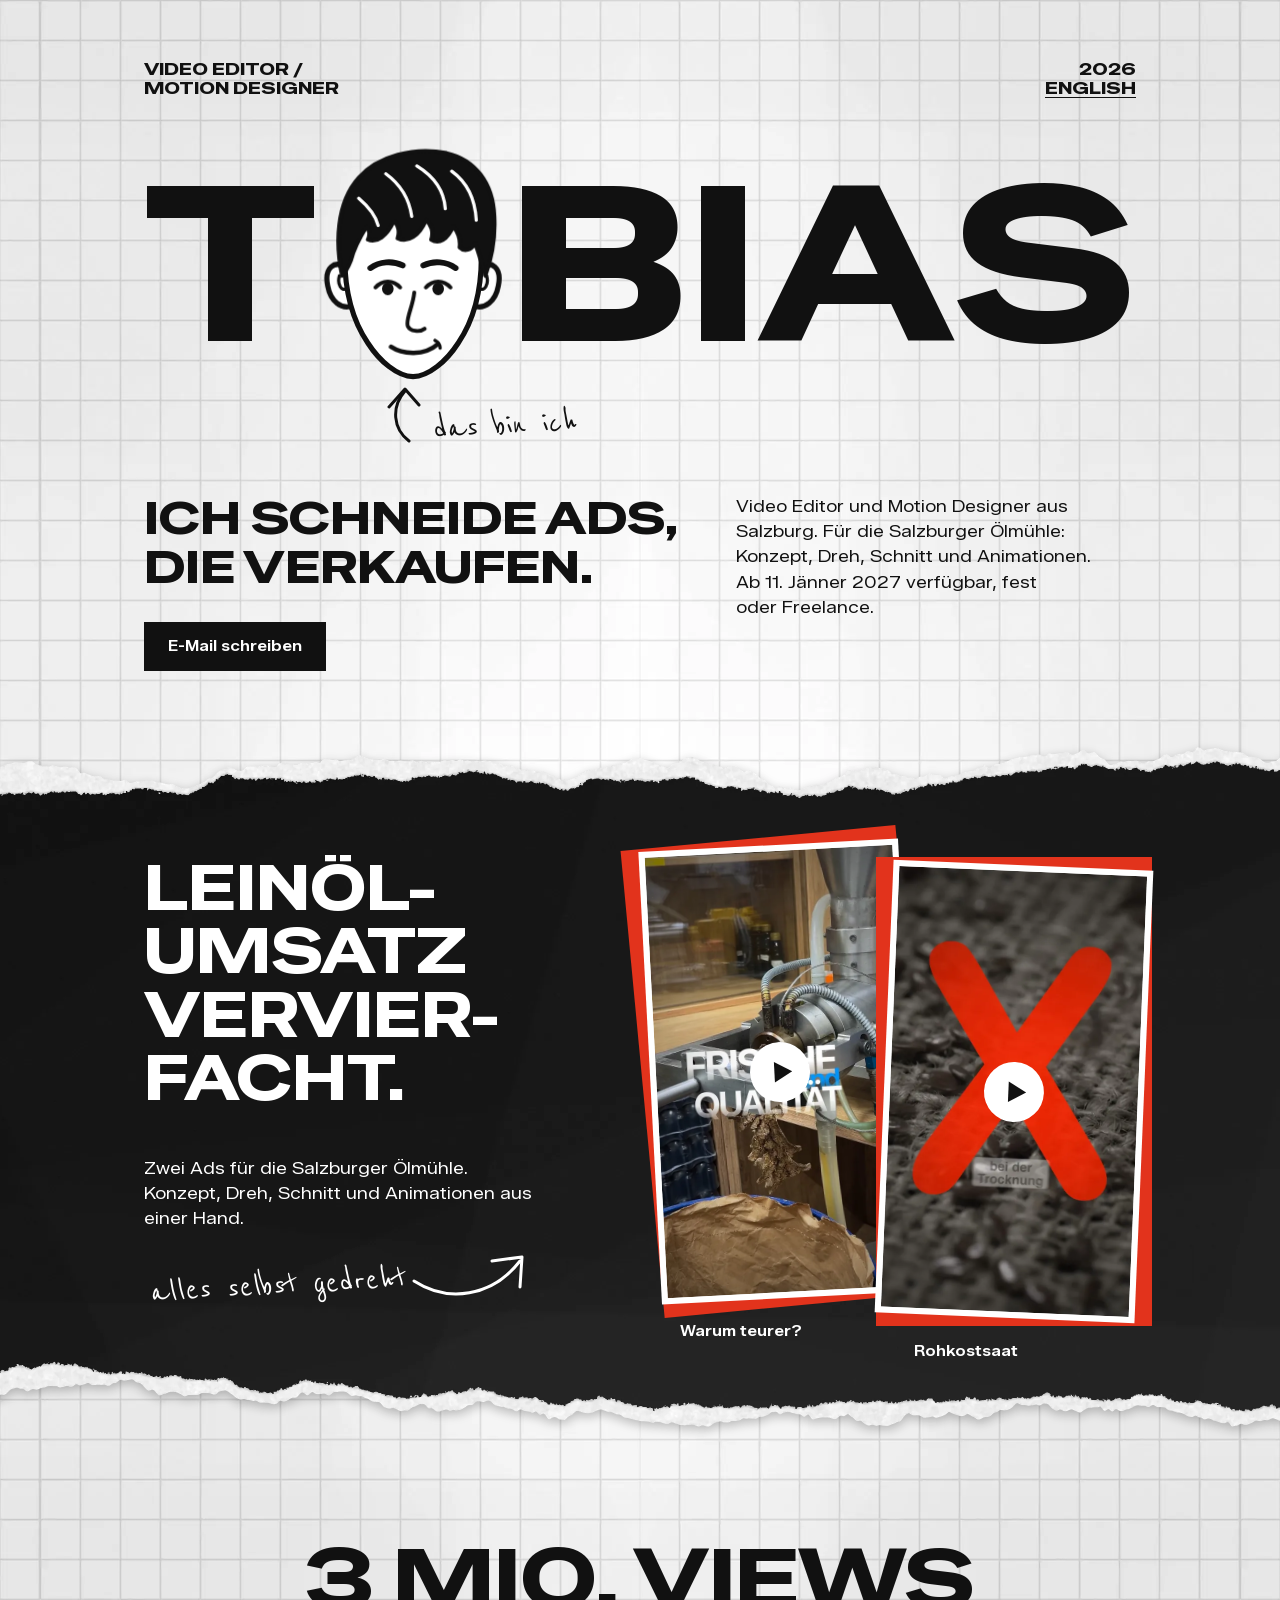
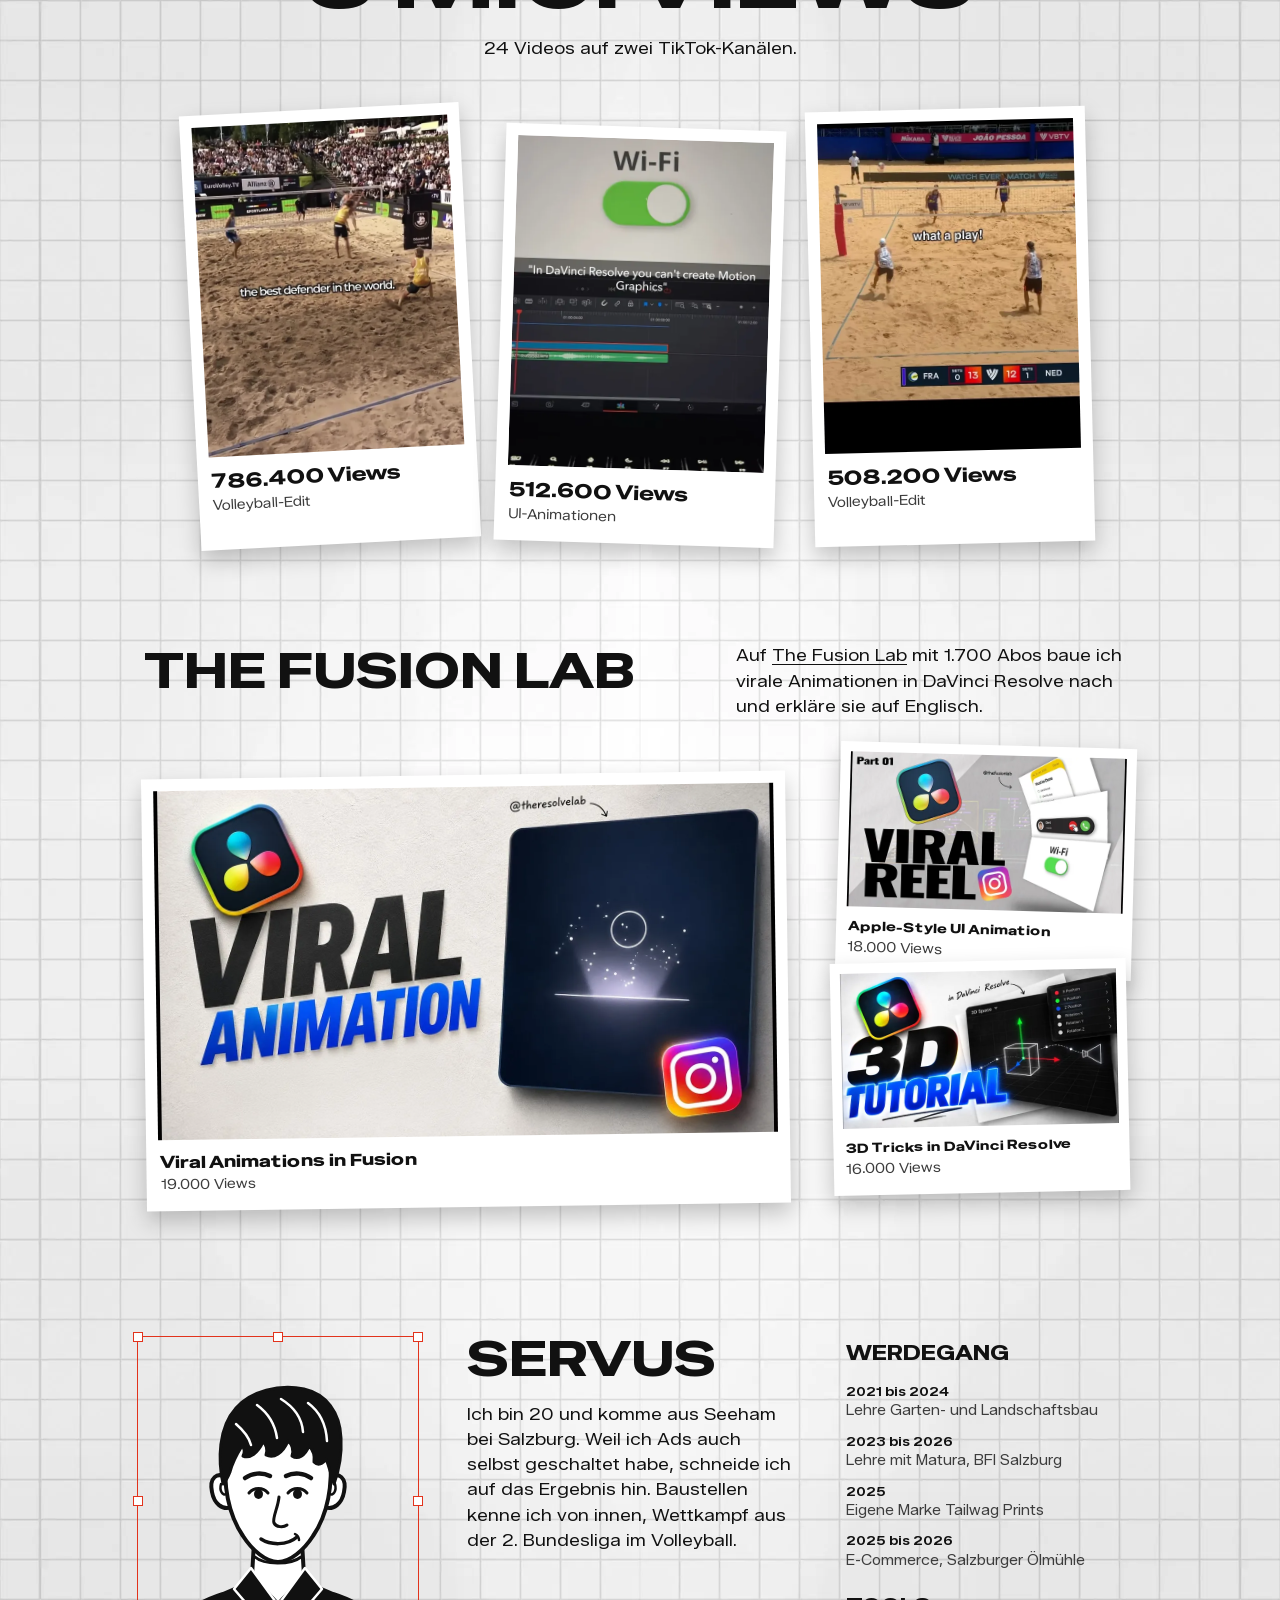
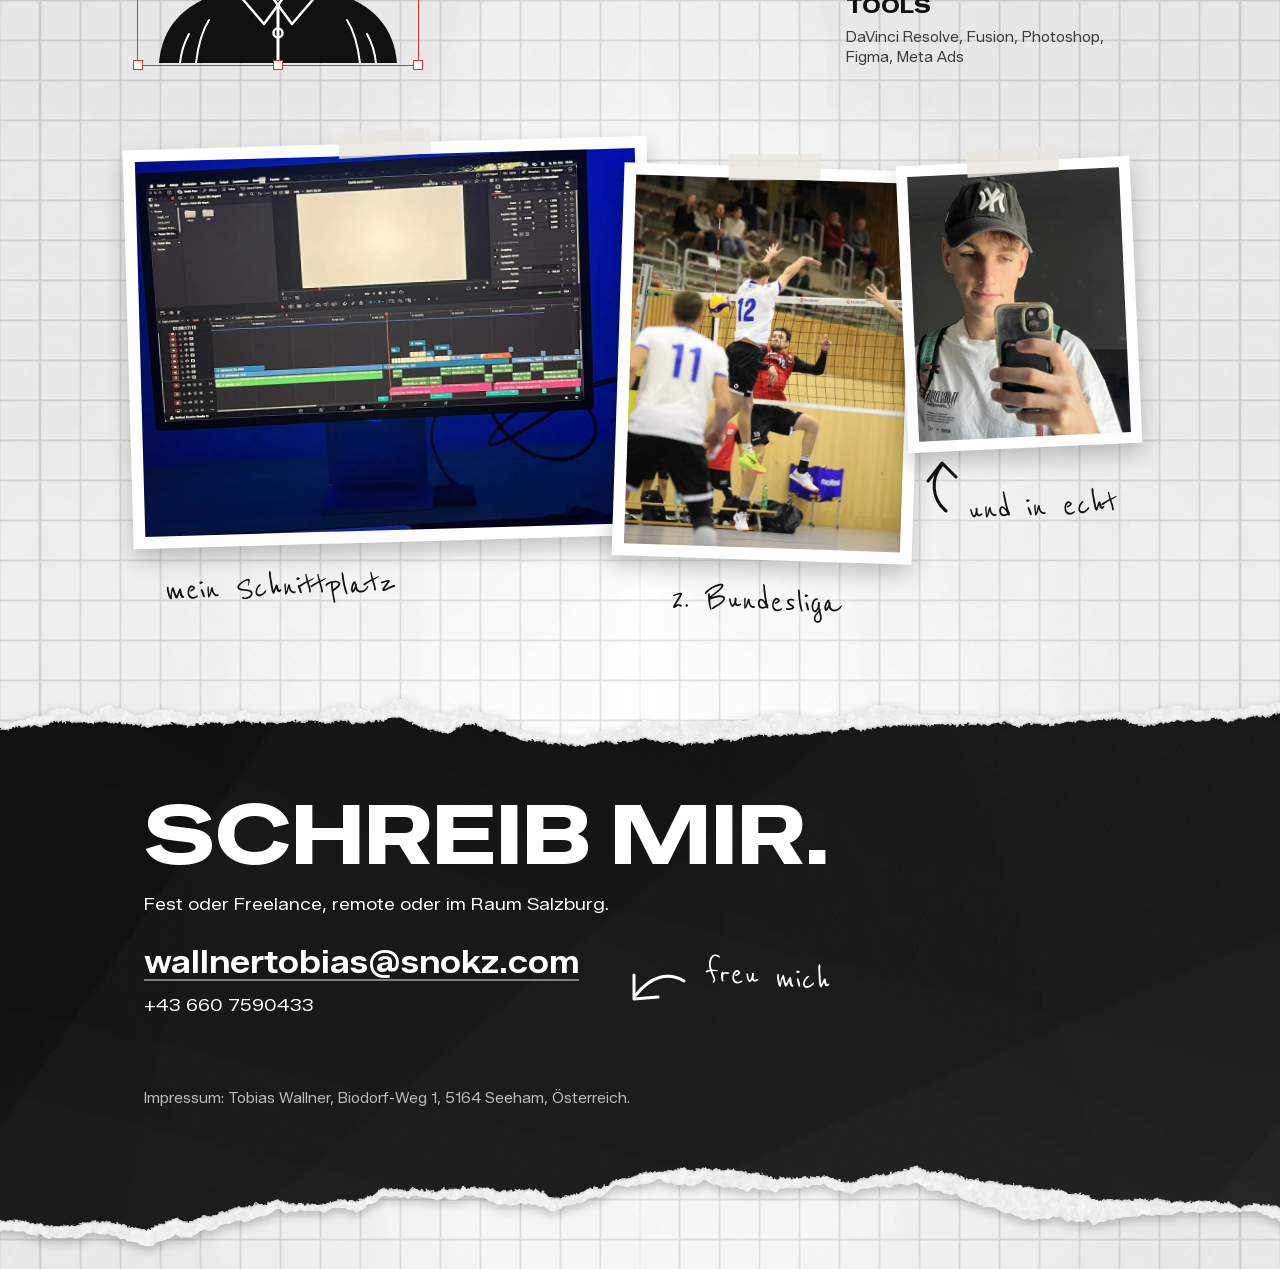
<file: index.html>
<!doctype html>
<html lang="de">
<head>
<meta charset="utf-8">
<meta name="viewport" content="width=device-width, initial-scale=1, viewport-fit=cover">
<title>Tobias Wallner, Video Editor und Motion Designer</title>
<meta name="description" content="Tobias Wallner, Video Editor und Motion Designer aus Salzburg. Ads, TikToks und YouTube-Videos in DaVinci Resolve. Ab 11. Jänner 2027 verfügbar.">
<meta name="theme-color" content="#EFEFED">
<meta property="og:type" content="website">
<meta property="og:title" content="Tobias Wallner, Video Editor und Motion Designer">
<meta property="og:description" content="Ich schneide Ads, die verkaufen. Video Editor und Motion Designer aus Salzburg.">
<meta property="og:url" content="https://wallnertobias.com/">
<meta property="og:image" content="https://wallnertobias.com/assets/og.jpg">
<meta name="twitter:card" content="summary_large_image">
<link rel="canonical" href="https://wallnertobias.com/">
<link rel="alternate" hreflang="de" href="https://wallnertobias.com/">
<link rel="alternate" hreflang="en" href="https://wallnertobias.com/en/">
<link rel="alternate" hreflang="x-default" href="https://wallnertobias.com/">
<link rel="icon" href="assets/favicon.svg" type="image/svg+xml">
<link rel="preload" href="assets/fonts/special-gothic-expanded-one.woff2" as="font" type="font/woff2" crossorigin>
<script>document.documentElement.classList.add('js')</script>
<link rel="stylesheet" href="assets/site.css">
</head>
<body>

<div class="sheet">
  <header class="hero">
    <div class="top">
      <p>Video Editor /<br>Motion Designer</p>
      <p>2026<br><a class="lang" href="en/" hreflang="en" lang="en">English</a></p>
    </div>

    <p class="name">
      <span class="vh">Tobias Wallner</span>
      <span class="name-row" aria-hidden="true">
        <span class="mask"><span class="ch" style="--t:60ms">T</span></span>
        <span class="o">
          <svg class="face" viewBox="116 58 288 370" fill="none" stroke-linecap="round" stroke-linejoin="round">
            <path class="d f" pathLength="1" style="--t:520ms" d="M158 250C138 236 122 250 128 278C132 300 148 316 168 308" fill="#fff" stroke="#111" stroke-width="8"/>
            <path class="d f" pathLength="1" style="--t:560ms" d="M362 250C382 236 398 250 392 278C388 300 372 316 352 308" fill="#fff" stroke="#111" stroke-width="8"/>
            <path class="d" pathLength="1" style="--t:700ms;--dur:.2s" d="M146 262C142 276 150 286 156 282M374 262C378 276 370 286 364 282" stroke="#111" stroke-width="5"/>
            <path class="d f" pathLength="1" style="--t:300ms;--dur:.62s" d="M156 196C150 262 160 322 190 366C208 394 236 418 260 418C284 418 312 394 330 366C360 322 370 262 364 196C330 150 190 150 156 196Z" fill="#fff" stroke="#111" stroke-width="8"/>
            <path class="d f" pathLength="1" style="--t:620ms;--dur:.56s" d="M150 262C140 214 140 150 176 110C206 76 262 62 312 72C356 82 384 118 386 170C388 206 380 240 372 262C366 244 362 226 356 212C350 222 340 226 332 218C334 204 328 192 322 186C314 206 300 214 288 206C292 194 288 182 280 176C270 200 252 212 236 204C240 192 236 182 230 178C220 200 204 212 190 206C194 198 192 190 188 186C178 202 168 222 164 238C160 248 156 256 150 262Z" fill="#111" stroke="#111" stroke-width="6"/>
            <path class="d" pathLength="1" style="--t:1060ms;--dur:.3s" d="M218 104C240 120 254 142 258 170M266 92C292 108 308 130 310 158M176 142C190 154 202 168 206 184M320 100C342 116 356 140 358 176" stroke="#fff" stroke-width="5"/>
            <g class="brows"><path class="d" pathLength="1" style="--t:1020ms;--dur:.26s" d="M194 250C208 240 228 238 244 246M276 246C292 238 312 240 326 250" stroke="#111" stroke-width="9"/></g>
            <path class="d" pathLength="1" style="--t:1100ms;--dur:.24s" d="M202 280C212 268 230 268 240 280M280 280C290 268 308 268 318 280" stroke="#111" stroke-width="6"/>
            <g class="eyes fade" style="--t:1180ms">
              <ellipse class="pupil" cx="221" cy="282" rx="9" ry="10" fill="#111"/>
              <ellipse class="pupil right" cx="299" cy="282" rx="9" ry="10" fill="#111"/>
            </g>
            <path class="d" pathLength="1" style="--t:1200ms;--dur:.24s" d="M262 288C260 310 248 330 252 340C256 348 270 350 278 344" stroke="#111" stroke-width="6"/>
            <path class="d" pathLength="1" style="--t:1280ms;--dur:.24s" d="M226 372C244 384 278 386 298 368" stroke="#111" stroke-width="7"/>
            <path class="d" pathLength="1" style="--t:1440ms;--dur:.1s" d="M294 362C298 364 302 368 302 374" stroke="#111" stroke-width="5"/>
          </svg>
          <svg class="arrow arrow-face" viewBox="0 0 46 62"><path pathLength="1" d="M26 56C10 44 8 22 22 6"/><path class="head" pathLength="1" d="M6 22L22 4L36 20"/></svg>
          <span class="hand note-face">das bin ich</span>
        </span>
        <span class="mask">
          <span class="ch" style="--t:180ms">B</span><span class="ch" style="--t:230ms">I</span><span class="ch" style="--t:280ms">A</span><span class="ch" style="--t:330ms">S</span>
        </span>
      </span>
    </p>

    <div class="intro">
      <div>
        <h1 aria-label="Ich schneide Ads, die verkaufen."><span class="ln" aria-hidden="true"><span>Ich schneide Ads,</span></span><span class="ln" aria-hidden="true"><span style="--t:490ms">die verkaufen.</span></span></h1>
        <a class="btn only-d" href="mailto:wallnertobias@snokz.com?subject=Anfrage%20Video%20Editing">E-Mail schreiben</a>
      </div>
      <p class="lede">Video Editor und Motion Designer aus Salzburg. Für die Salzburger Ölmühle: Konzept, Dreh, Schnitt und Animationen. <span class="avail">Ab 11. Jänner 2027 verfügbar, fest oder Freelance.</span></p>
      <a class="btn only-m" href="mailto:wallnertobias@snokz.com?subject=Anfrage%20Video%20Editing">E-Mail schreiben</a>
    </div>
  </header>

  <main>
    <section class="band band--ads" id="arbeiten" aria-labelledby="h-ads">
      <div class="band-bg" aria-hidden="true"></div>
      <div class="ads-text">
        <h2 class="hb" id="h-ads" data-in aria-label="Leinöl-Umsatz vervierfacht.">
          <span class="only-d" aria-hidden="true"><span class="ln"><span>Leinöl-</span></span><span class="ln"><span>umsatz</span></span><span class="ln"><span>vervier-</span></span><span class="ln"><span>facht.</span></span></span>
          <span class="only-m" aria-hidden="true"><span class="ln"><span>Leinöl-Umsatz</span></span><span class="ln"><span>vervierfacht.</span></span></span>
        </h2>
        <p class="ads-copy">Zwei Ads für die Salzburger Ölmühle. Konzept, Dreh, Schnitt und Animationen aus einer Hand.</p>
      </div>
      <p class="hand note-ads only-d" data-in><span>alles selbst gedreht</span></p>
      <svg class="arrow arrow-ads only-d" data-in style="--d:500ms" viewBox="0 0 120 58" aria-hidden="true"><path pathLength="1" d="M6 34C40 56 84 50 112 14"/><path class="head" pathLength="1" d="M84 14L114 10L112 40"/></svg>

      <div class="clips">
        <figure class="clip clip-a" data-in>
          <div class="clip-stack">
            <span class="clip-red" aria-hidden="true"></span>
            <div class="clip-frame">
              <video controls playsinline preload="none" poster="assets/ad-warum.webp" aria-label="Ad Warum teurer?"><source src="assets/warum-teurer.mp4" type="video/mp4"></video>
              <button class="play" type="button" hidden aria-label="Ad Warum teurer? abspielen"><svg viewBox="0 0 64 64" aria-hidden="true"><circle cx="32" cy="32" r="32" fill="#fff"/><path d="M26 21L45 32L26 43Z" fill="#111"/></svg></button>
            </div>
          </div>
          <figcaption>Warum teurer?</figcaption>
        </figure>
        <figure class="clip clip-b" data-in>
          <div class="clip-stack">
            <span class="clip-red" aria-hidden="true"></span>
            <div class="clip-frame">
              <video controls playsinline preload="none" poster="assets/ad-rohkost.webp" aria-label="Ad Rohkostsaat"><source src="assets/rohkostsaat.mp4" type="video/mp4"></video>
              <button class="play" type="button" hidden aria-label="Ad Rohkostsaat abspielen"><svg viewBox="0 0 64 64" aria-hidden="true"><circle cx="32" cy="32" r="32" fill="#fff"/><path d="M26 21L45 32L26 43Z" fill="#111"/></svg></button>
            </div>
          </div>
          <figcaption>Rohkostsaat</figcaption>
        </figure>
      </div>
    </section>

    <section class="short" aria-labelledby="h-short">
      <h2 id="h-short" data-in><span class="ln"><span>3 Mio. Views</span></span></h2>
      <p class="short-sub">24 Videos auf zwei TikTok-Kanälen.</p>
      <div class="short-grid">
        <a class="print" data-land style="--r:-3deg" href="https://www.tiktok.com/@getroofed/video/7626078262225128726" target="_blank" rel="noopener">
          <img src="assets/tt-786.webp" alt="Beachvolleyball-Abwehr im Sand" width="560" height="996" loading="lazy">
          <span class="cap"><b>786.400 Views</b><span>Volleyball-Edit</span></span>
        </a>
        <a class="print" data-land style="--r:1.8deg;--d:90ms" href="https://www.tiktok.com/@thefusionlabfx/video/7657554111285497110" target="_blank" rel="noopener">
          <video class="loop" muted loop playsinline preload="none" poster="assets/poster-wifi.webp" width="720" height="1280" aria-label="Wi-Fi-Schalter als Animation"><source src="assets/wifi-schalter.mp4" type="video/mp4"></video>
          <span class="cap"><b>512.600 Views</b><span>UI-Animationen</span></span>
        </a>
        <a class="print" data-land style="--r:-1.4deg;--d:180ms" href="https://www.tiktok.com/@getroofed/video/7627914329571986710" target="_blank" rel="noopener">
          <img src="assets/tt-508.webp" alt="Beachvolleyball-Spielzug" width="540" height="960" loading="lazy">
          <span class="cap"><b>508.200 Views</b><span>Volleyball-Edit</span></span>
        </a>
      </div>
    </section>

    <section class="motion" aria-labelledby="h-motion">
      <div class="motion-head">
        <h2 id="h-motion" data-in><span class="ln"><span>The Fusion Lab</span></span></h2>
        <p class="motion-copy">Auf <a href="https://www.youtube.com/@thefusionlabfx" target="_blank" rel="noopener">The Fusion Lab</a> mit 1.700 Abos baue ich virale Animationen in DaVinci Resolve nach und erkläre sie auf Englisch.</p>
      </div>
      <div class="motion-grid">
        <a class="print mo-big" data-land href="https://www.youtube.com/watch?v=XrSAaw6xPQU" target="_blank" rel="noopener">
          <img src="assets/yt-XrSAaw6xPQU.webp" alt="Thumbnail Viral Animation" width="1280" height="720" loading="lazy">
          <span class="cap"><b>Viral Animations in Fusion</b><span>19.000 Views</span></span>
        </a>
        <div class="motion-small">
          <a class="print mo-a" data-land href="https://www.youtube.com/watch?v=MmnxqsyATnQ" target="_blank" rel="noopener">
            <img src="assets/yt-MmnxqsyATnQ.webp" alt="Thumbnail Apple-Style UI Animation" width="640" height="360" loading="lazy">
            <span class="cap"><b>Apple-Style UI Animation</b><span>18.000 Views</span></span>
          </a>
          <a class="print mo-b" data-land href="https://www.youtube.com/watch?v=DhHoqJD-jU4" target="_blank" rel="noopener">
            <img src="assets/yt-DhHoqJD-jU4.webp" alt="Thumbnail 3D Tutorial" width="640" height="360" loading="lazy">
            <span class="cap"><b>3D Tricks in DaVinci Resolve</b><span>16.000 Views</span></span>
          </a>
        </div>
      </div>
    </section>

    <section class="about" id="ueber" aria-labelledby="h-ueber">
      <div class="select" data-in>
        <div class="select-box">
          <img src="assets/tobias.svg" alt="Gezeichnetes Porträt von Tobias Wallner" width="520" height="620" loading="lazy">
          <i></i><i></i><i></i><i></i><i></i><i></i><i></i><i></i>
        </div>
      </div>
      <div>
        <h2 id="h-ueber" data-in><span class="ln"><span>Servus</span></span></h2>
        <p class="about-copy">Ich bin 20 und komme aus Seeham bei Salzburg. Weil ich Ads auch selbst geschaltet habe, schneide ich auf das Ergebnis hin. Baustellen kenne ich von innen, Wettkampf aus der 2. Bundesliga im Volleyball.</p>
      </div>
      <div class="about-side">
        <h3>Werdegang</h3>
        <ol class="stations">
          <li><b>2021 bis 2024</b><span>Lehre Garten- und Landschaftsbau</span></li>
          <li><b>2023 bis 2026</b><span>Lehre mit Matura, BFI Salzburg</span></li>
          <li><b>2025</b><span>Eigene Marke Tailwag Prints</span></li>
          <li><b>2025 bis 2026</b><span>E-Commerce, Salzburger Ölmühle</span></li>
        </ol>
        <h3 class="tools-h">Tools</h3>
        <p class="tools">DaVinci Resolve, Fusion, Photoshop, Figma, Meta Ads</p>
      </div>
    </section>

    <section class="fotos" aria-label="Fotos von Tobias">
      <figure class="pic pic-desk" data-land><img src="assets/me-schnittplatz.webp" alt="Schnittplatz mit DaVinci Resolve auf dem Monitor, blaues Licht" width="1048" height="786" loading="lazy"></figure>
      <figure class="pic pic-spike" data-land><img src="assets/me-volleyball.webp" alt="Tobias mit der Nummer 12 beim Angriff am Netz" width="600" height="802" loading="lazy"></figure>
      <figure class="pic pic-me" data-land><img src="assets/me-portrait.webp" alt="Spiegel-Foto von Tobias mit Kappe und weißem T-Shirt" width="468" height="585" loading="lazy"></figure>
      <p class="hand note-foto nf-a" data-in style="--d:300ms"><span>mein Schnittplatz</span></p>
      <p class="hand note-foto nf-b" data-in style="--d:420ms"><span>2. Bundesliga</span></p>
      <svg class="arrow arrow-foto" data-in style="--d:560ms" viewBox="0 0 44 58" aria-hidden="true"><path pathLength="1" d="M24 52C10 40 8 20 20 6"/><path class="head" pathLength="1" d="M6 22L20 4L34 18"/></svg>
      <p class="hand note-foto nf-c" data-in style="--d:760ms"><span>und in echt</span></p>
    </section>
  </main>

  <div class="band band--kontakt">
    <div class="band-bg" aria-hidden="true"></div>
    <section class="kontakt" id="kontakt" aria-labelledby="h-kontakt">
      <h2 id="h-kontakt" data-in><span class="ln"><span>Schreib mir.</span></span></h2>
      <p class="kontakt-sub">Fest oder Freelance, remote oder im Raum Salzburg.</p>
      <a class="mail" href="mailto:wallnertobias@snokz.com?subject=Anfrage%20Video%20Editing">wallnertobias@snokz.com</a>
      <a class="tel" href="tel:+436607590433">+43 660 7590433</a>
      <svg class="arrow arrow-kontakt only-d" data-in viewBox="0 0 62 40" aria-hidden="true"><path pathLength="1" d="M56 14C40 4 22 10 8 28"/><path class="head" pathLength="1" d="M6 8L6 32L30 30"/></svg>
      <p class="hand note-kontakt only-d" data-in style="--d:300ms"><span>freu mich</span></p>
    </section>
    <footer class="imprint">Impressum: Tobias Wallner, Biodorf-Weg 1, 5164 Seeham, Österreich.</footer>
  </div>
</div>

<script src="assets/site.js" onerror="document.documentElement.classList.remove('js')"></script>
</body>
</html>
</file>
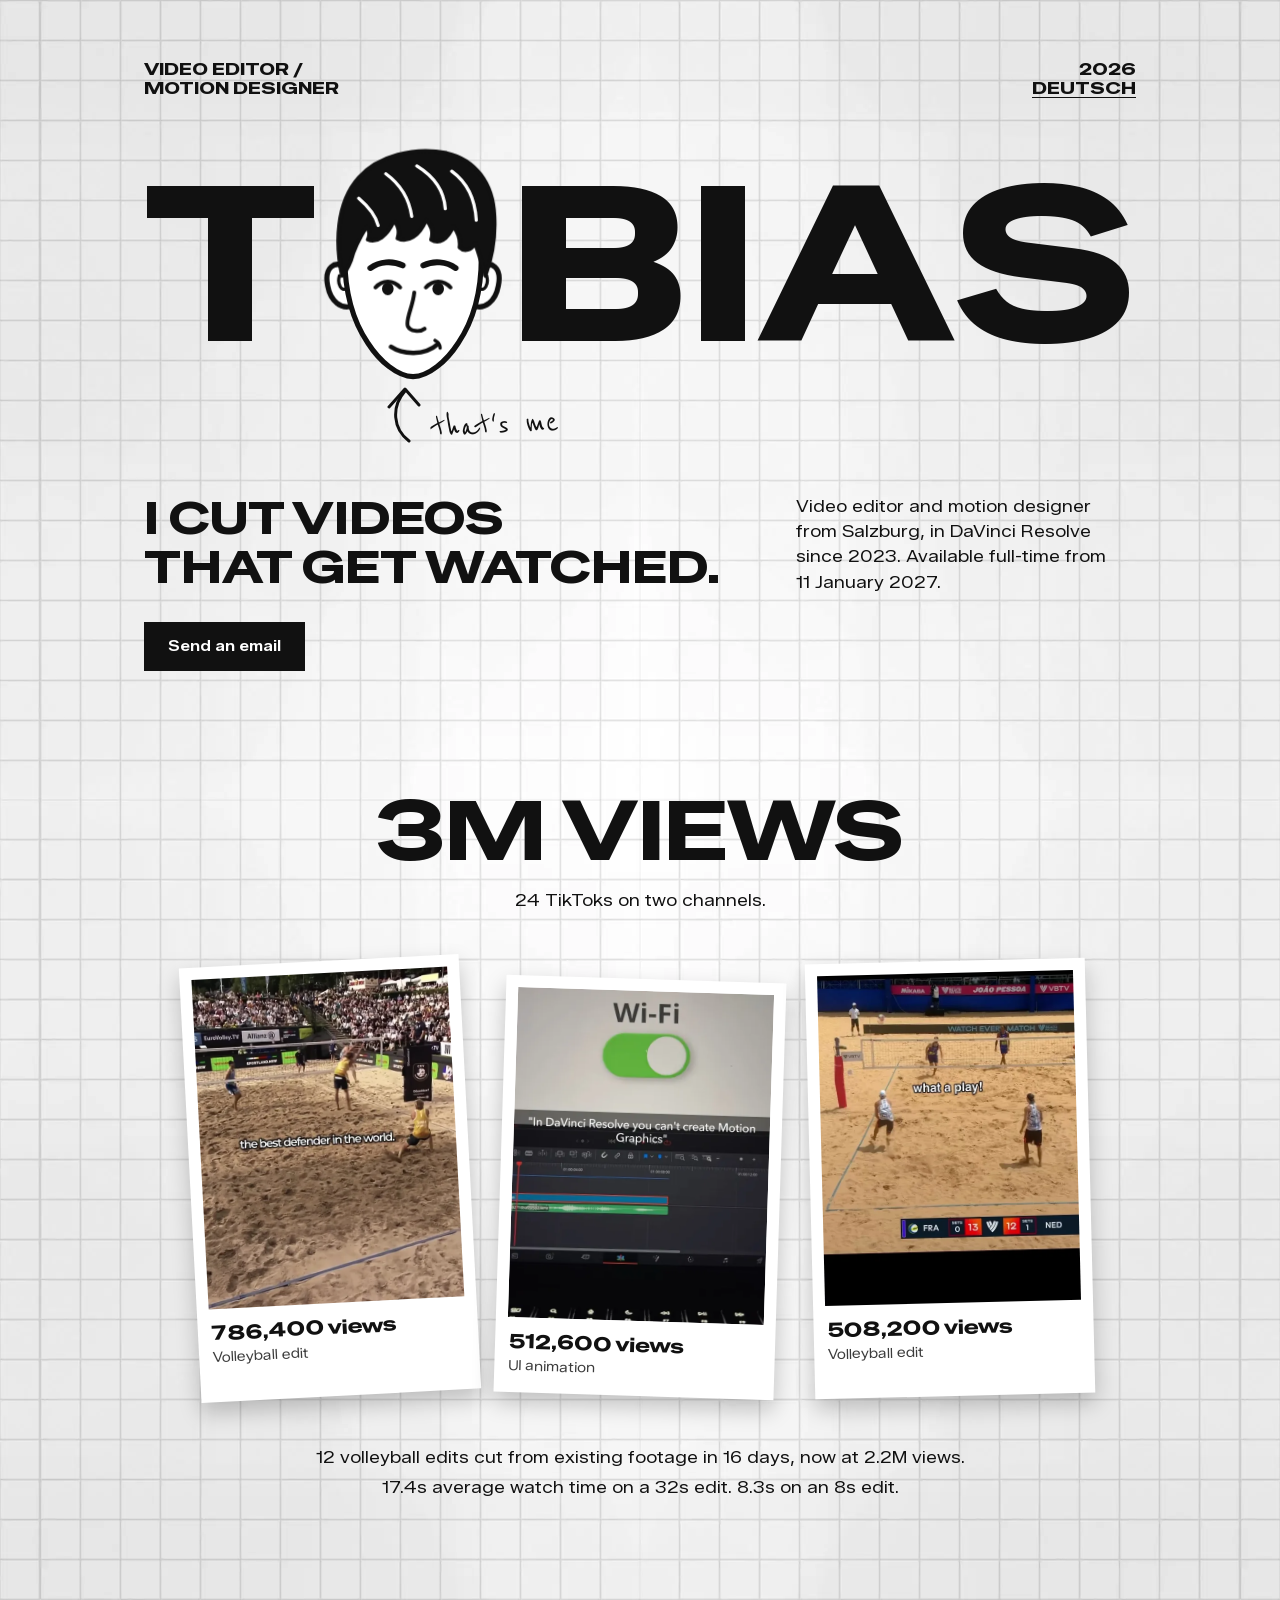
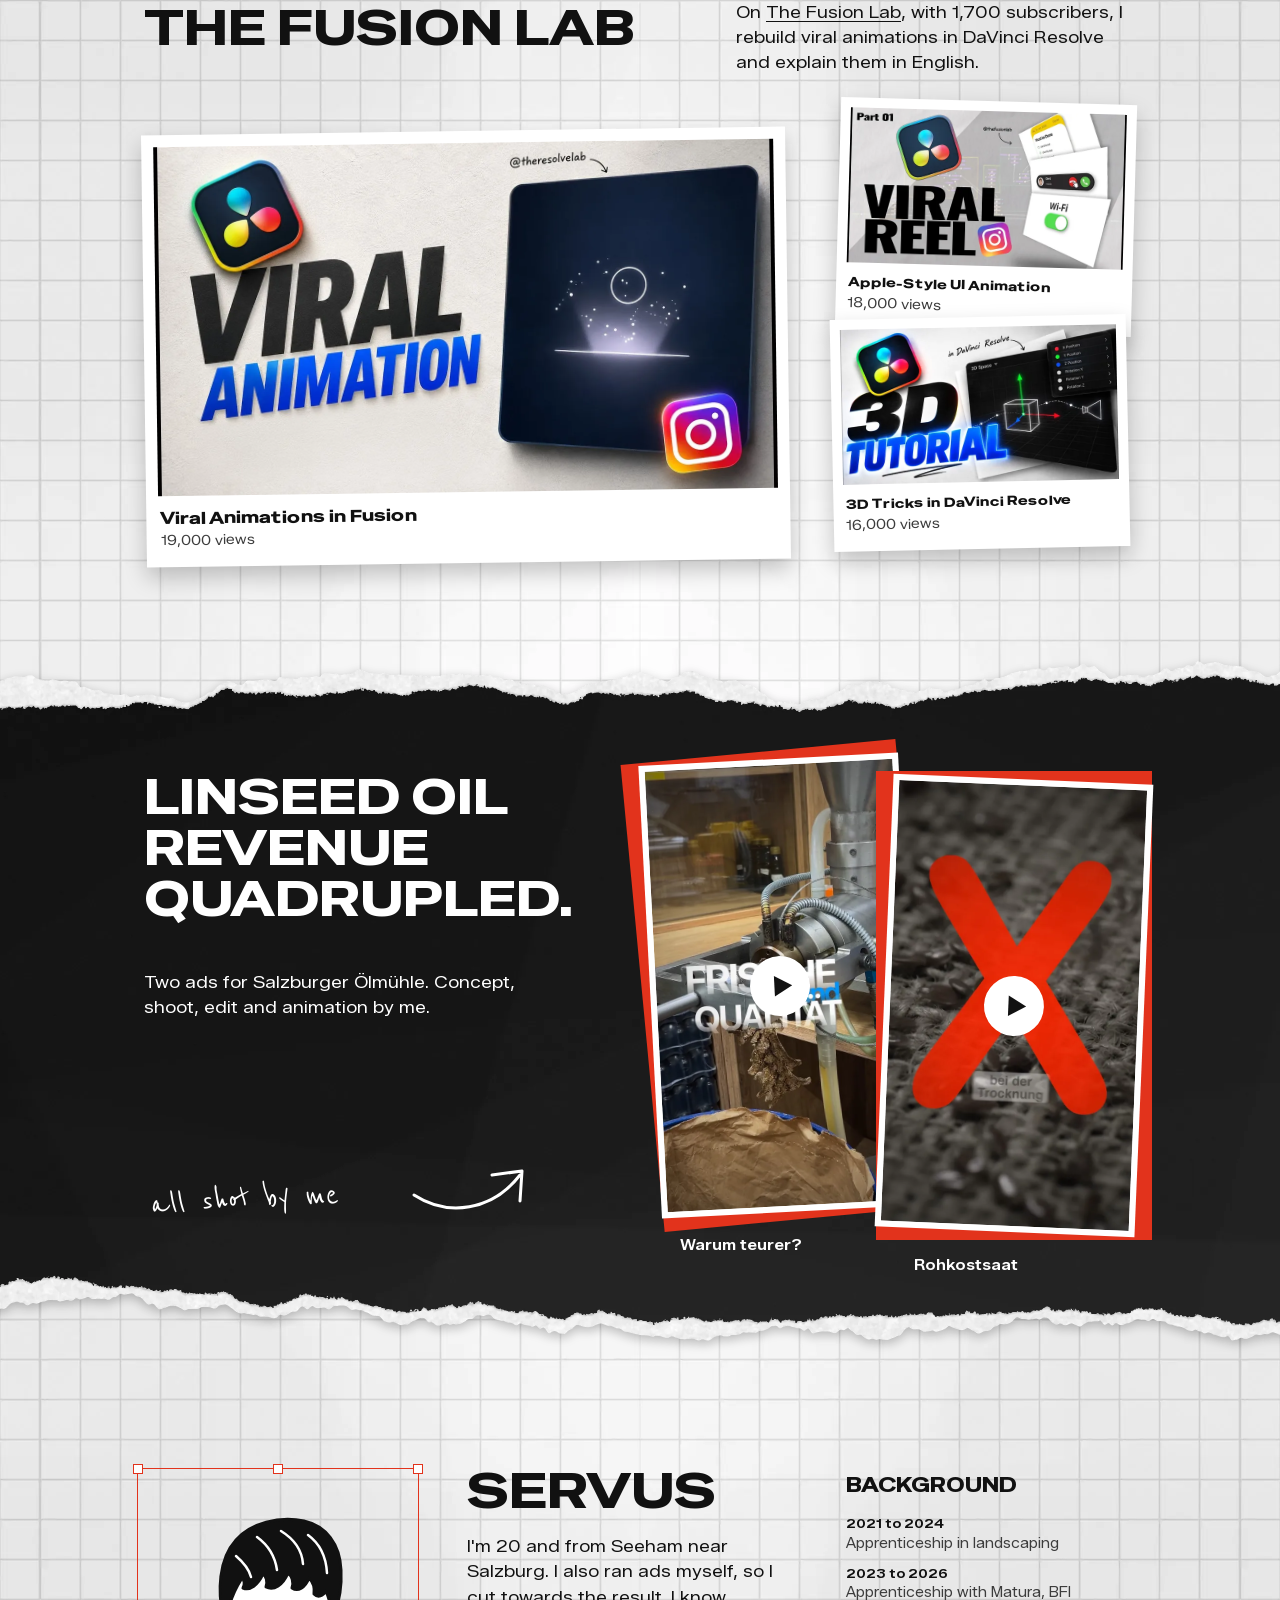
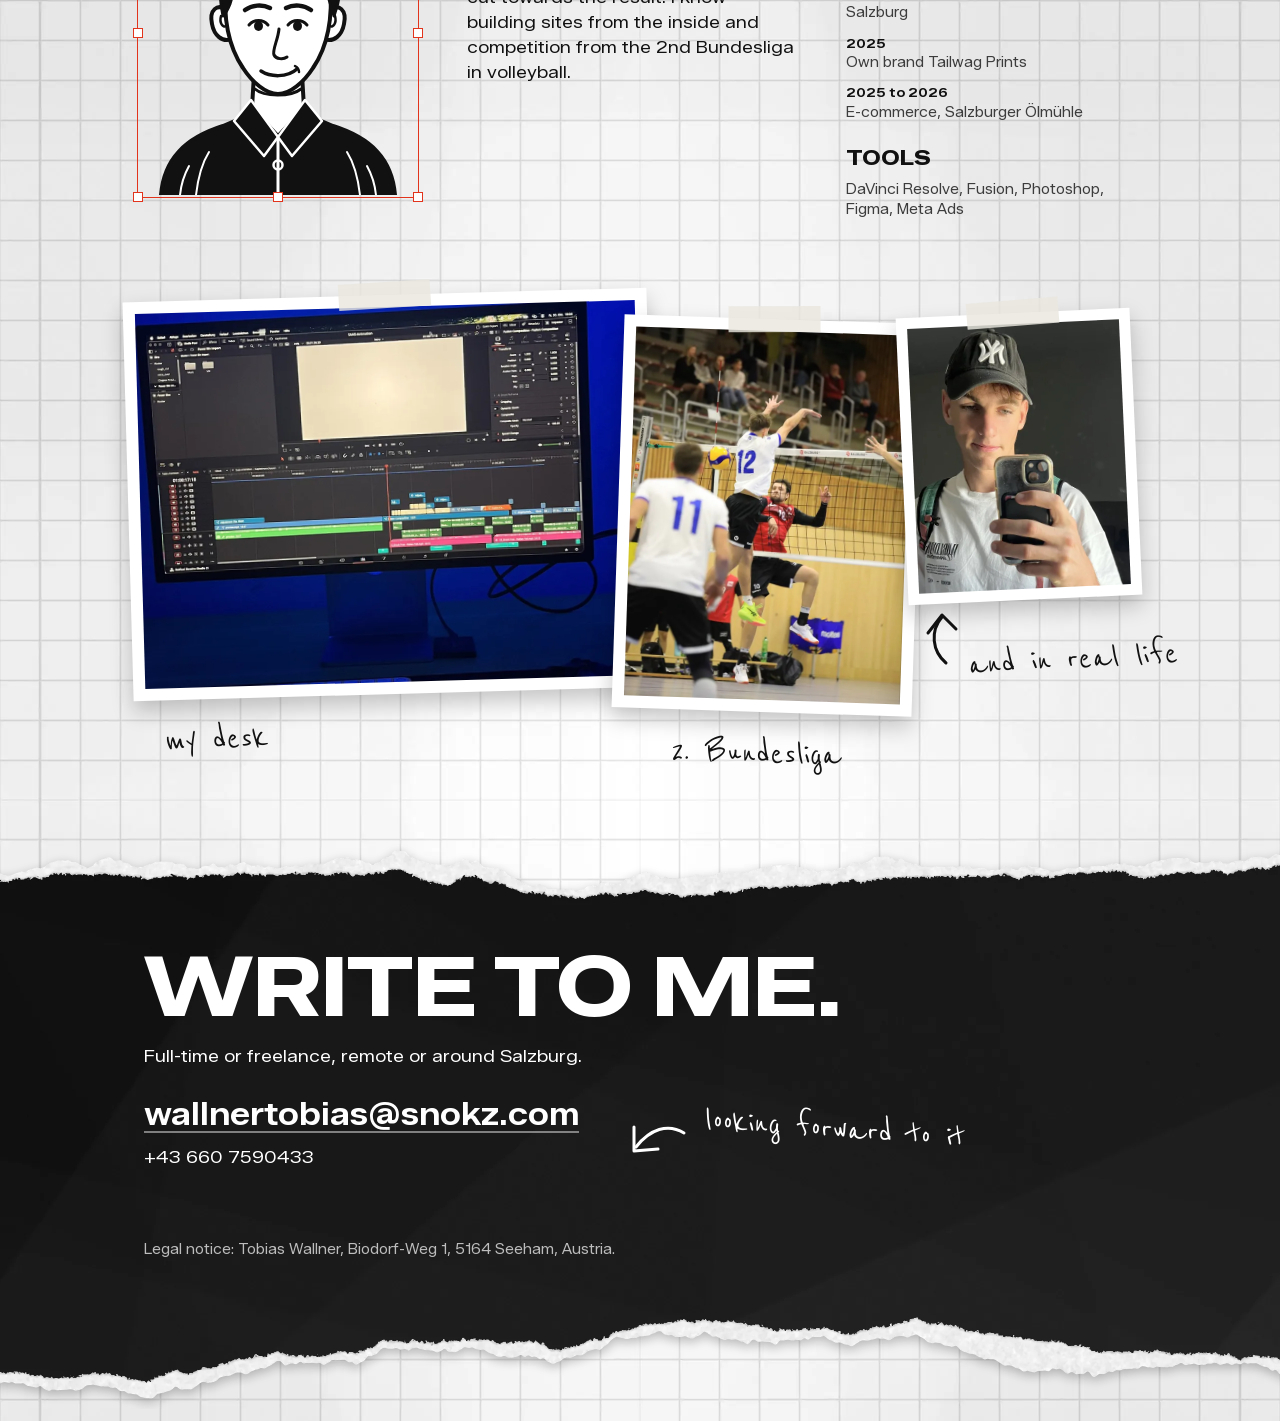
<file: en/index.html>
<!doctype html>
<html lang="en">
<head>
<meta charset="utf-8">
<meta name="viewport" content="width=device-width, initial-scale=1, viewport-fit=cover">
<title>Tobias Wallner, Video Editor and Content Creator</title>
<meta name="description" content="Tobias Wallner, video editor and motion designer from Salzburg. 3M views on TikTok, in DaVinci Resolve since 2023. Available full-time from 11 January 2027.">
<meta name="theme-color" content="#EFEFED">
<meta property="og:type" content="website">
<meta property="og:title" content="Tobias Wallner, Video Editor and Content Creator">
<meta property="og:description" content="I cut videos that get watched. Video editor and motion designer from Salzburg.">
<meta property="og:url" content="https://wallnertobias.com/en/">
<meta property="og:image" content="https://wallnertobias.com/assets/og.jpg">
<meta name="twitter:card" content="summary_large_image">
<link rel="canonical" href="https://wallnertobias.com/en/">
<link rel="alternate" hreflang="de" href="https://wallnertobias.com/">
<link rel="alternate" hreflang="en" href="https://wallnertobias.com/en/">
<link rel="alternate" hreflang="x-default" href="https://wallnertobias.com/">
<link rel="icon" href="../assets/favicon.svg" type="image/svg+xml">
<link rel="preload" href="../assets/fonts/special-gothic-expanded-one.woff2" as="font" type="font/woff2" crossorigin>
<script>document.documentElement.classList.add('js')</script>
<link rel="stylesheet" href="../assets/site.css">
</head>
<body class="en">

<div class="sheet">
  <header class="hero">
    <div class="top">
      <p>Video Editor /<br>Motion Designer</p>
      <p>2026<br><a class="lang" href="../" hreflang="de" lang="de">Deutsch</a></p>
    </div>

    <p class="name">
      <span class="vh">Tobias Wallner</span>
      <span class="name-row" aria-hidden="true">
        <span class="mask"><span class="ch" style="--t:60ms">T</span></span>
        <span class="o">
          <svg class="face" viewBox="116 58 288 370" fill="none" stroke-linecap="round" stroke-linejoin="round">
            <path class="d f" pathLength="1" style="--t:520ms" d="M158 250C138 236 122 250 128 278C132 300 148 316 168 308" fill="#fff" stroke="#111" stroke-width="8"/>
            <path class="d f" pathLength="1" style="--t:560ms" d="M362 250C382 236 398 250 392 278C388 300 372 316 352 308" fill="#fff" stroke="#111" stroke-width="8"/>
            <path class="d" pathLength="1" style="--t:700ms;--dur:.2s" d="M146 262C142 276 150 286 156 282M374 262C378 276 370 286 364 282" stroke="#111" stroke-width="5"/>
            <path class="d f" pathLength="1" style="--t:300ms;--dur:.62s" d="M156 196C150 262 160 322 190 366C208 394 236 418 260 418C284 418 312 394 330 366C360 322 370 262 364 196C330 150 190 150 156 196Z" fill="#fff" stroke="#111" stroke-width="8"/>
            <path class="d f" pathLength="1" style="--t:620ms;--dur:.56s" d="M150 262C140 214 140 150 176 110C206 76 262 62 312 72C356 82 384 118 386 170C388 206 380 240 372 262C366 244 362 226 356 212C350 222 340 226 332 218C334 204 328 192 322 186C314 206 300 214 288 206C292 194 288 182 280 176C270 200 252 212 236 204C240 192 236 182 230 178C220 200 204 212 190 206C194 198 192 190 188 186C178 202 168 222 164 238C160 248 156 256 150 262Z" fill="#111" stroke="#111" stroke-width="6"/>
            <path class="d" pathLength="1" style="--t:1060ms;--dur:.3s" d="M218 104C240 120 254 142 258 170M266 92C292 108 308 130 310 158M176 142C190 154 202 168 206 184M320 100C342 116 356 140 358 176" stroke="#fff" stroke-width="5"/>
            <g class="brows"><path class="d" pathLength="1" style="--t:1020ms;--dur:.26s" d="M194 250C208 240 228 238 244 246M276 246C292 238 312 240 326 250" stroke="#111" stroke-width="9"/></g>
            <path class="d" pathLength="1" style="--t:1100ms;--dur:.24s" d="M202 280C212 268 230 268 240 280M280 280C290 268 308 268 318 280" stroke="#111" stroke-width="6"/>
            <g class="eyes fade" style="--t:1180ms">
              <ellipse class="pupil" cx="221" cy="282" rx="9" ry="10" fill="#111"/>
              <ellipse class="pupil right" cx="299" cy="282" rx="9" ry="10" fill="#111"/>
            </g>
            <path class="d" pathLength="1" style="--t:1200ms;--dur:.24s" d="M262 288C260 310 248 330 252 340C256 348 270 350 278 344" stroke="#111" stroke-width="6"/>
            <path class="d" pathLength="1" style="--t:1280ms;--dur:.24s" d="M226 372C244 384 278 386 298 368" stroke="#111" stroke-width="7"/>
            <path class="d" pathLength="1" style="--t:1440ms;--dur:.1s" d="M294 362C298 364 302 368 302 374" stroke="#111" stroke-width="5"/>
          </svg>
          <svg class="arrow arrow-face" viewBox="0 0 46 62"><path pathLength="1" d="M26 56C10 44 8 22 22 6"/><path class="head" pathLength="1" d="M6 22L22 4L36 20"/></svg>
          <span class="hand note-face">that's me</span>
        </span>
        <span class="mask">
          <span class="ch" style="--t:180ms">B</span><span class="ch" style="--t:230ms">I</span><span class="ch" style="--t:280ms">A</span><span class="ch" style="--t:330ms">S</span>
        </span>
      </span>
    </p>

    <div class="intro">
      <div>
        <h1 aria-label="I cut videos that get watched."><span class="ln" aria-hidden="true"><span>I cut videos</span></span><span class="ln" aria-hidden="true"><span style="--t:490ms">that get watched.</span></span></h1>
        <a class="btn only-d" href="mailto:wallnertobias@snokz.com?subject=Video%20editing%20enquiry">Send an email</a>
      </div>
      <p class="lede">Video editor and motion designer from Salzburg, in DaVinci Resolve since 2023. <span class="avail">Available full-time from 11&nbsp;January 2027.</span></p>
      <a class="btn only-m" href="mailto:wallnertobias@snokz.com?subject=Video%20editing%20enquiry">Send an email</a>
    </div>
  </header>

  <main>
    <section class="short" aria-labelledby="h-short">
      <h2 id="h-short" data-in><span class="ln"><span>3M views</span></span></h2>
      <p class="short-sub">24 TikToks on two channels.</p>
      <div class="short-grid">
        <a class="print" data-land style="--r:-3deg" href="https://www.tiktok.com/@getroofed/video/7626078262225128726" target="_blank" rel="noopener">
          <img src="../assets/tt-786.webp" alt="Beach volleyball defence in the sand" width="560" height="996" loading="lazy">
          <span class="cap"><b>786,400 views</b><span>Volleyball edit</span></span>
        </a>
        <a class="print" data-land style="--r:1.8deg;--d:90ms" href="https://www.tiktok.com/@thefusionlabfx/video/7657554111285497110" target="_blank" rel="noopener">
          <video class="loop" muted loop playsinline preload="none" poster="../assets/poster-wifi.webp" width="720" height="1280" aria-label="Wi-Fi toggle as an animation"><source src="../assets/wifi-schalter.mp4" type="video/mp4"></video>
          <span class="cap"><b>512,600 views</b><span>UI animation</span></span>
        </a>
        <a class="print" data-land style="--r:-1.4deg;--d:180ms" href="https://www.tiktok.com/@getroofed/video/7627914329571986710" target="_blank" rel="noopener">
          <img src="../assets/tt-508.webp" alt="Beach volleyball rally" width="540" height="960" loading="lazy">
          <span class="cap"><b>508,200 views</b><span>Volleyball edit</span></span>
        </a>
      </div>
      <p class="short-more">12 volleyball edits cut from existing footage in 16 days, now at 2.2M views.</p>
      <p class="short-more">17.4s average watch time on a 32s edit. 8.3s on an 8s edit.</p>
    </section>

    <section class="motion" aria-labelledby="h-motion">
      <div class="motion-head">
        <h2 id="h-motion" data-in><span class="ln"><span>The Fusion Lab</span></span></h2>
        <p class="motion-copy">On <a href="https://www.youtube.com/@thefusionlabfx" target="_blank" rel="noopener">The Fusion Lab</a>, with 1,700 subscribers, I rebuild viral animations in DaVinci Resolve and explain them in English.</p>
      </div>
      <div class="motion-grid">
        <a class="print mo-big" data-land href="https://www.youtube.com/watch?v=XrSAaw6xPQU" target="_blank" rel="noopener">
          <img src="../assets/yt-XrSAaw6xPQU.webp" alt="Thumbnail Viral Animation" width="1280" height="720" loading="lazy">
          <span class="cap"><b>Viral Animations in Fusion</b><span>19,000 views</span></span>
        </a>
        <div class="motion-small">
          <a class="print mo-a" data-land href="https://www.youtube.com/watch?v=MmnxqsyATnQ" target="_blank" rel="noopener">
            <img src="../assets/yt-MmnxqsyATnQ.webp" alt="Thumbnail Apple-Style UI Animation" width="640" height="360" loading="lazy">
            <span class="cap"><b>Apple-Style UI Animation</b><span>18,000 views</span></span>
          </a>
          <a class="print mo-b" data-land href="https://www.youtube.com/watch?v=DhHoqJD-jU4" target="_blank" rel="noopener">
            <img src="../assets/yt-DhHoqJD-jU4.webp" alt="Thumbnail 3D Tutorial" width="640" height="360" loading="lazy">
            <span class="cap"><b>3D Tricks in DaVinci Resolve</b><span>16,000 views</span></span>
          </a>
        </div>
      </div>
    </section>

    <section class="band band--ads" id="ads" aria-labelledby="h-ads">
      <div class="band-bg" aria-hidden="true"></div>
      <div class="ads-text">
        <h2 class="hb" id="h-ads" data-in aria-label="Linseed oil revenue quadrupled."><span class="ln" aria-hidden="true"><span>Linseed oil</span></span><span class="ln" aria-hidden="true"><span>revenue</span></span><span class="ln" aria-hidden="true"><span>quadrupled.</span></span></h2>
        <p class="ads-copy">Two ads for Salzburger Ölmühle. Concept, shoot, edit and animation by me.</p>
      </div>
      <p class="hand note-ads only-d" data-in><span>all shot by me</span></p>
      <svg class="arrow arrow-ads only-d" data-in style="--d:500ms" viewBox="0 0 120 58" aria-hidden="true"><path pathLength="1" d="M6 34C40 56 84 50 112 14"/><path class="head" pathLength="1" d="M84 14L114 10L112 40"/></svg>

      <div class="clips">
        <figure class="clip clip-a" data-in>
          <div class="clip-stack">
            <span class="clip-red" aria-hidden="true"></span>
            <div class="clip-frame">
              <video controls playsinline preload="none" poster="../assets/ad-warum.webp" aria-label="Ad: Warum teurer?"><source src="../assets/warum-teurer.mp4" type="video/mp4"></video>
              <button class="play" type="button" hidden aria-label="Play ad: Warum teurer?"><svg viewBox="0 0 64 64" aria-hidden="true"><circle cx="32" cy="32" r="32" fill="#fff"/><path d="M26 21L45 32L26 43Z" fill="#111"/></svg></button>
            </div>
          </div>
          <figcaption lang="de">Warum teurer?</figcaption>
        </figure>
        <figure class="clip clip-b" data-in>
          <div class="clip-stack">
            <span class="clip-red" aria-hidden="true"></span>
            <div class="clip-frame">
              <video controls playsinline preload="none" poster="../assets/ad-rohkost.webp" aria-label="Ad: Rohkostsaat"><source src="../assets/rohkostsaat.mp4" type="video/mp4"></video>
              <button class="play" type="button" hidden aria-label="Play ad: Rohkostsaat"><svg viewBox="0 0 64 64" aria-hidden="true"><circle cx="32" cy="32" r="32" fill="#fff"/><path d="M26 21L45 32L26 43Z" fill="#111"/></svg></button>
            </div>
          </div>
          <figcaption lang="de">Rohkostsaat</figcaption>
        </figure>
      </div>
    </section>

    <section class="about" id="about" aria-labelledby="h-about">
      <div class="select" data-in>
        <div class="select-box">
          <img src="../assets/tobias.svg" alt="Drawn portrait of Tobias Wallner" width="520" height="620" loading="lazy">
          <i></i><i></i><i></i><i></i><i></i><i></i><i></i><i></i>
        </div>
      </div>
      <div>
        <h2 id="h-about" data-in><span class="ln"><span>Servus</span></span></h2>
        <p class="about-copy">I'm 20 and from Seeham near Salzburg. I also ran ads myself, so I cut towards the result. I know building sites from the inside and competition from the 2nd Bundesliga in volleyball.</p>
      </div>
      <div class="about-side">
        <h3>Background</h3>
        <ol class="stations">
          <li><b>2021 to 2024</b><span>Apprenticeship in landscaping</span></li>
          <li><b>2023 to 2026</b><span>Apprenticeship with Matura, BFI Salzburg</span></li>
          <li><b>2025</b><span>Own brand Tailwag Prints</span></li>
          <li><b>2025 to 2026</b><span>E-commerce, Salzburger Ölmühle</span></li>
        </ol>
        <h3 class="tools-h">Tools</h3>
        <p class="tools">DaVinci Resolve, Fusion, Photoshop, Figma, Meta Ads</p>
      </div>
    </section>

    <section class="fotos" aria-label="Photos of Tobias">
      <figure class="pic pic-desk" data-land><img src="../assets/me-schnittplatz.webp" alt="Desk with DaVinci Resolve on the monitor, blue light" width="1048" height="786" loading="lazy"></figure>
      <figure class="pic pic-spike" data-land><img src="../assets/me-volleyball.webp" alt="Tobias, number 12, spiking at the net" width="600" height="802" loading="lazy"></figure>
      <figure class="pic pic-me" data-land><img src="../assets/me-portrait.webp" alt="Mirror photo of Tobias with a cap and a white T-shirt" width="468" height="585" loading="lazy"></figure>
      <p class="hand note-foto nf-a" data-in style="--d:300ms"><span>my desk</span></p>
      <p class="hand note-foto nf-b" data-in style="--d:420ms"><span>2. Bundesliga</span></p>
      <svg class="arrow arrow-foto" data-in style="--d:560ms" viewBox="0 0 44 58" aria-hidden="true"><path pathLength="1" d="M24 52C10 40 8 20 20 6"/><path class="head" pathLength="1" d="M6 22L20 4L34 18"/></svg>
      <p class="hand note-foto nf-c" data-in style="--d:760ms"><span>and in real life</span></p>
    </section>
  </main>

  <div class="band band--kontakt">
    <div class="band-bg" aria-hidden="true"></div>
    <section class="kontakt" id="contact" aria-labelledby="h-contact">
      <h2 id="h-contact" data-in><span class="ln"><span>Write to me.</span></span></h2>
      <p class="kontakt-sub">Full-time or freelance, remote or around Salzburg.</p>
      <a class="mail" href="mailto:wallnertobias@snokz.com?subject=Video%20editing%20enquiry">wallnertobias@snokz.com</a>
      <a class="tel" href="tel:+436607590433">+43 660 7590433</a>
      <svg class="arrow arrow-kontakt only-d" data-in viewBox="0 0 62 40" aria-hidden="true"><path pathLength="1" d="M56 14C40 4 22 10 8 28"/><path class="head" pathLength="1" d="M6 8L6 32L30 30"/></svg>
      <p class="hand note-kontakt only-d" data-in style="--d:300ms"><span>looking forward to it</span></p>
    </section>
    <footer class="imprint">Legal notice: Tobias Wallner, Biodorf-Weg 1, 5164 Seeham, Austria.</footer>
  </div>
</div>

<script src="../assets/site.js" onerror="document.documentElement.classList.remove('js')"></script>
</body>
</html>
</file>
<file: assets/site.css>
@font-face { font-family: "Special Gothic Expanded One"; src: url("fonts/special-gothic-expanded-one.woff2") format("woff2"); font-display: block; }
@font-face { font-family: "Zalando Sans SemiExpanded"; src: url("fonts/zalando-sans-semiexpanded.woff2") format("woff2"); font-weight: 200 900; font-display: swap; }
@font-face { font-family: "Reenie Beanie"; src: url("fonts/reenie-beanie.woff2") format("woff2"); font-display: swap; }

:root {
  --ink: #111;
  --ink-2: #3c3c3c;
  --white: #fff;
  --red: #e2331c;
  --band-muted: #bdbdbd;
  --tape: rgba(233, 231, 223, .82);
  --shadow: 0 10px 22px rgba(0, 0, 0, .22);
  --shadow-up: 0 20px 36px rgba(0, 0, 0, .28);
  --display: "Special Gothic Expanded One", "Arial Black", sans-serif;
  --text: "Zalando Sans SemiExpanded", -apple-system, "Segoe UI", Helvetica, Arial, sans-serif;
  --hand: "Reenie Beanie", "Bradley Hand", cursive;
  --ease-out: cubic-bezier(.23, 1, .32, 1);
  --ease-draw: cubic-bezier(.65, 0, .35, 1);
}

* { box-sizing: border-box; }
html { background: #efefed url("paper-grid.webp") center top / 1200px 1600px; -webkit-text-size-adjust: 100%; text-size-adjust: 100%; scroll-behavior: smooth; scrollbar-color: var(--ink-2) #efefed; }
body { margin: 0; overflow-x: clip; color: var(--ink); font: 400 17px/1.48 var(--text); -webkit-font-smoothing: antialiased; -webkit-tap-highlight-color: transparent; }
img, video, svg { display: block; }
h1, h2, h3, p, ol, ul, figure { margin: 0; padding: 0; font-weight: 400; }
ol, ul { list-style: none; }
a { color: inherit; text-underline-offset: .18em; text-decoration-thickness: from-font; }
button { font: inherit; color: inherit; }
::selection { background: var(--red); color: #fff; }
:focus-visible { outline: 2px solid var(--red); outline-offset: 3px; }
.vh { position: absolute; width: 1px; height: 1px; overflow: hidden; clip-path: inset(50%); white-space: nowrap; }

/* Das Papier füllt das Fenster, der Inhalt bleibt in dieser Spalte. Alles darin rechnet in Einheiten der Spalte. */
.sheet { container-type: inline-size; max-width: 1120px; margin-inline: auto; }
.sheet > * { --u: calc(100cqw / 1120); }

.ln { display: block; overflow: clip; overflow-clip-margin: .04em; padding-bottom: .05em; margin-bottom: -.05em; }
.ln > span { display: block; }
.only-m { display: none !important; }
.hand { font-family: var(--hand); line-height: 1; white-space: nowrap; }
.arrow { position: absolute; overflow: visible; fill: none; stroke: currentColor; stroke-width: 3; stroke-linecap: round; stroke-linejoin: round; }

/* Hero */
.hero { position: relative; padding: calc(60 * var(--u)) calc(64 * var(--u)) calc(83 * var(--u)); }
.top { display: flex; justify-content: space-between; font: 400 max(13px, calc(17 * var(--u))) / 1.12 var(--display); text-transform: uppercase; }
.top p:last-child { text-align: right; }
.lang { position: relative; text-decoration-thickness: .08em; transition: text-decoration-color .2s ease; }
.lang::after { content: ""; position: absolute; inset: -14px -10px; }
.name { margin-top: calc(82 * var(--u)); }
.name-row { display: flex; align-items: center; justify-content: space-between; height: calc(167 * var(--u)); font: 400 calc(218 * var(--u)) / 1 var(--display); }
.mask { display: flex; overflow: clip; overflow-clip-margin: .02em; }
.ch { display: block; }
.o { position: relative; flex: none; width: calc(186 * var(--u)); height: calc(239 * var(--u)); color: var(--ink); }
.face { position: absolute; inset: 0; width: 100%; height: 100%; overflow: visible; cursor: pointer; }
.pupil { transform-box: fill-box; transform-origin: center; transition: transform .09s ease-out; }
.blink .pupil, .wink .pupil.right { transform: scaleY(.1); }
.brows { transition: transform .22s var(--ease-out); }
.happy .brows { transform: translateY(-7px); }
.note-face { position: absolute; left: calc(50% + 20 * var(--u)); top: calc(100% + 24 * var(--u)); font-size: calc(38 * var(--u)); rotate: -3deg; }
.arrow-face { left: calc(50% - 30 * var(--u)); top: calc(100% + 2 * var(--u)); width: calc(46 * var(--u)); height: calc(62 * var(--u)); }
.intro { display: grid; grid-template-columns: minmax(0, 1fr) calc(400 * var(--u)); column-gap: calc(40 * var(--u)); margin-top: calc(147 * var(--u)); }
h1 { font: 400 calc(46 * var(--u)) / 1.06 var(--display); text-transform: uppercase; }
.lede, .ads-copy, .short-more, .motion-copy, .about-copy, .kontakt-sub { text-wrap: pretty; }
.lede { font-size: max(15px, calc(17 * var(--u))); }
.avail { display: inline; }
.btn { position: relative; display: inline-block; isolation: isolate; overflow: hidden; margin-top: calc(30 * var(--u)); padding: calc(15 * var(--u)) calc(24 * var(--u)); background: var(--ink); color: var(--white); font: 600 max(14px, calc(15 * var(--u))) / 1.3 var(--text); text-decoration: none; transition: transform .16s var(--ease-out); }
.btn::before { content: ""; position: absolute; inset: 0; z-index: -1; background: var(--red); transform: scaleX(0); transform-origin: left; transition: transform .34s var(--ease-out); }
.btn:active { transform: scale(.97); }

/* Gerissene Bänder */
.band { position: relative; z-index: 1; isolation: isolate; color: var(--white); }
.band::before { content: ""; position: absolute; z-index: -1; top: calc(60 * var(--u)); bottom: calc(60 * var(--u)); left: 50%; width: 100vw; margin-left: -50vw; background: #161616; }
.band-bg { position: absolute; left: 50%; width: 100vw; margin-left: -50vw; top: calc(-40 * var(--u)); bottom: calc(-40 * var(--u)); pointer-events: none; background: center / max(100%, calc(1920 * var(--u))) 100% no-repeat; }
.band--ads .band-bg { background-image: url("band-ads.webp"); }
.band--kontakt .band-bg { background-image: url("band-kontakt.webp"); }

/* Ads */
.band--ads { min-height: calc(660 * var(--u)); }
.ads-text { position: relative; padding: calc(96 * var(--u)) 0 calc(80 * var(--u)) calc(64 * var(--u)); width: calc(500 * var(--u)); }
.hb { font: 400 calc(62 * var(--u)) / 1.02 var(--display); text-transform: uppercase; }
.ads-copy { margin-top: calc(46 * var(--u)); width: calc(400 * var(--u)); font-size: max(15px, calc(17 * var(--u))); }
.note-ads { position: absolute; left: calc(70 * var(--u)); top: calc(506 * var(--u)); font-size: calc(38 * var(--u)); rotate: -3deg; }
.arrow-ads { left: calc(328 * var(--u)); top: calc(486 * var(--u)); width: calc(120 * var(--u)); height: calc(58 * var(--u)); }
.clip { position: absolute; left: var(--x); top: var(--y); width: calc(260 * var(--u)); }
.clip-a { --x: calc(570 * var(--u)); --y: calc(84 * var(--u)); --r: -3deg; }
.clip-b { --x: calc(804 * var(--u)); --y: calc(104 * var(--u)); --r: 2.4deg; --d: 90ms; }
.clip-stack { position: relative; }
.clip-red { position: absolute; inset: calc(-8 * var(--u)); background: var(--red); rotate: calc(var(--r) - 2.4deg); }
.clip-frame { position: relative; padding: calc(6 * var(--u)); background: var(--white); rotate: var(--r); }
.clip video { width: 100%; aspect-ratio: 248 / 441; object-fit: cover; background: var(--ink); }
.play { position: absolute; inset: calc(6 * var(--u)); display: grid; place-items: center; padding: 0; border: 0; background: none; cursor: pointer; }
.play[hidden] { display: none; }
.play svg { width: calc(60 * var(--u)); height: calc(60 * var(--u)); transition: transform .2s var(--ease-out); }
.play:active svg { transform: scale(.93); }
.clip figcaption { margin-top: calc(22 * var(--u)); padding-left: calc(30 * var(--u)); font-weight: 600; font-size: max(14px, calc(15 * var(--u))); }

/* Abzüge */
.print { position: relative; display: block; padding: calc(12 * var(--u)) calc(12 * var(--u)) 0; background: var(--white); color: var(--ink); text-decoration: none; box-shadow: var(--shadow); rotate: var(--r, 0deg); } /* taste-skill-ignore */
.print img, .print video { width: 100%; height: auto; object-fit: cover; background: #efefed; }
.cap { display: block; padding: calc(12 * var(--u)) calc(2 * var(--u)) calc(15 * var(--u)); }
.cap b { display: block; font: 400 max(13px, calc(20 * var(--u))) / 1.2 var(--display); }
.cap span { display: block; margin-top: calc(3 * var(--u)); font-size: max(13px, calc(14 * var(--u))); color: var(--ink-2); }

a.print:active { scale: .985; }

/* Short-Form */
.short { padding: calc(112 * var(--u)) calc(64 * var(--u)) calc(70 * var(--u)); }
.short h2 { font: 400 calc(84 * var(--u)) / 1.1 var(--display); text-transform: uppercase; text-align: center; }
.short-sub { margin-top: calc(10 * var(--u)); text-align: center; font-size: max(15px, calc(17 * var(--u))); }
.short-grid { display: flex; justify-content: center; gap: calc(30 * var(--u)); margin-top: calc(48 * var(--u)); }
.short-grid .print { width: calc(280 * var(--u)); flex: none; }
.short-grid .print:nth-child(2) { margin-top: calc(18 * var(--u)); }
.short-grid img, .short-grid video { aspect-ratio: 256 / 330; }

/* Motion Graphics */
.motion { padding: calc(30 * var(--u)) calc(64 * var(--u)) calc(70 * var(--u)); }
.motion-head { display: flex; justify-content: space-between; gap: calc(40 * var(--u)); }
.motion h2 { font: 400 calc(50 * var(--u)) / 1.1 var(--display); text-transform: uppercase; white-space: nowrap; }
.motion-copy { width: calc(400 * var(--u)); flex: none; font-size: max(15px, calc(17 * var(--u))); }
.motion-grid { position: relative; height: calc(460 * var(--u)); margin-top: calc(26 * var(--u)); }
.motion-grid .print { position: absolute; }
.mo-big { left: 0; top: calc(30 * var(--u)); width: calc(644 * var(--u)); --r: -.8deg; }
.mo-a { left: calc(694 * var(--u)); top: 0; width: calc(296 * var(--u)); --r: 1.6deg; --d: 90ms; padding: calc(10 * var(--u)) calc(10 * var(--u)) 0; }
.mo-b { left: calc(688 * var(--u)); top: calc(216 * var(--u)); width: calc(296 * var(--u)); --r: -1.2deg; --d: 170ms; padding: calc(10 * var(--u)) calc(10 * var(--u)) 0; }
.motion-grid img { aspect-ratio: 16 / 9; }
.mo-big .cap b { font-size: max(13px, calc(17 * var(--u))); }
.mo-a .cap b, .mo-b .cap b { font-size: max(13px, calc(13 * var(--u))); }
@media (max-width: 1100px) {
  .mo-a .cap b, .mo-b .cap b { font: 600 13px / 1.25 var(--text); }
  .mo-b { top: calc(244 * var(--u)); }
  .motion-grid { height: calc(492 * var(--u)); }
}

/* Über mich */
.about { display: grid; grid-template-columns: calc(280 * var(--u)) calc(330 * var(--u)) calc(290 * var(--u)); column-gap: calc(49 * var(--u)); padding: calc(56 * var(--u)) calc(64 * var(--u)) calc(50 * var(--u)) calc(58 * var(--u)); }
.select { position: relative; width: calc(280 * var(--u)); height: calc(328 * var(--u)); margin-top: calc(6 * var(--u)); }
.select-box { position: absolute; inset: 0; outline: 1.5px solid var(--red); }
.select img { position: absolute; left: calc(10 * var(--u)); top: calc(16 * var(--u)); width: calc(260 * var(--u)); height: calc(310 * var(--u)); }
.select i { position: absolute; width: 10px; height: 10px; margin: -5px 0 0 -5px; background: var(--white); border: 1.5px solid var(--red); }
.select i:nth-of-type(1) { left: 0; top: 0; }
.select i:nth-of-type(2) { left: 50%; top: 0; }
.select i:nth-of-type(3) { left: 100%; top: 0; }
.select i:nth-of-type(4) { left: 0; top: 50%; }
.select i:nth-of-type(5) { left: 100%; top: 50%; }
.select i:nth-of-type(6) { left: 0; top: 100%; }
.select i:nth-of-type(7) { left: 50%; top: 100%; }
.select i:nth-of-type(8) { left: 100%; top: 100%; }
.about h2 { font: 400 calc(50 * var(--u)) / 1.1 var(--display); text-transform: uppercase; }
.about-copy { margin-top: calc(16 * var(--u)); font-size: max(15px, calc(17 * var(--u))); line-height: 1.48; }
.about h3 { font: 400 calc(20 * var(--u)) / 1.2 var(--display); text-transform: uppercase; }
.about-side { padding-top: calc(10 * var(--u)); }
.stations { margin-top: calc(12 * var(--u)); }
.stations li { padding-block: calc(5 * var(--u)) calc(6 * var(--u)); }
.stations b { display: block; font-weight: 600; font-size: max(13px, calc(13 * var(--u))); }
.stations span, .tools { display: block; font-size: max(14px, calc(14 * var(--u))); color: var(--ink-2); line-height: 1.4; }
.about-side h3 + .tools { margin-top: calc(10 * var(--u)); }
.about-side .tools-h { margin-top: calc(18 * var(--u)); }

/* Fotos */
.fotos { position: relative; height: calc(540 * var(--u)); }
.pic { position: absolute; left: var(--x); top: var(--y); width: var(--w); padding: var(--p); background: var(--white); box-shadow: var(--shadow); rotate: var(--r); } /* taste-skill-ignore */
.pic img { width: 100%; height: auto; }
.pic::before { content: ""; position: absolute; left: 50%; top: calc(-13 * var(--u)); width: calc(92 * var(--u)); height: calc(26 * var(--u)); margin-left: calc(-46 * var(--u)); background: var(--tape); rotate: -2deg; }
.pic-desk { --x: calc(48 * var(--u)); --y: calc(26 * var(--u)); --w: calc(524 * var(--u)); --p: calc(12 * var(--u)); --r: -1.6deg; }
.pic-spike { --x: calc(538 * var(--u)); --y: calc(50 * var(--u)); --w: calc(300 * var(--u)); --p: calc(12 * var(--u)); --r: 1.9deg; --d: 110ms; }
.pic-me { --x: calc(822 * var(--u)); --y: calc(44 * var(--u)); --w: calc(234 * var(--u)); --p: calc(11 * var(--u)); --r: -2.6deg; --d: 220ms; }
.note-foto { position: absolute; font-size: calc(38 * var(--u)); }
.nf-a { left: calc(86 * var(--u)); top: calc(452 * var(--u)); rotate: -2deg; }
.nf-b { left: calc(590 * var(--u)); top: calc(466 * var(--u)); rotate: 2deg; }
.nf-c { left: calc(888 * var(--u)); top: calc(372 * var(--u)); rotate: -3deg; }
.arrow-foto { left: calc(842 * var(--u)); top: calc(342 * var(--u)); width: calc(44 * var(--u)); height: calc(58 * var(--u)); }

/* Kontakt */
.band--kontakt { margin-top: calc(40 * var(--u)); margin-bottom: calc(52 * var(--u)); min-height: calc(520 * var(--u)); }
.kontakt { position: relative; padding: calc(92 * var(--u)) calc(64 * var(--u)) 0; }
.kontakt h2 { font: 400 calc(84 * var(--u)) / 1.1 var(--display); text-transform: uppercase; }
.kontakt-sub { margin-top: calc(10 * var(--u)); font-size: max(15px, calc(17 * var(--u))); }
.mail { display: inline-block; margin-top: calc(26 * var(--u)); font-weight: 600; font-size: calc(32 * var(--u)); line-height: 1.2; text-decoration-color: rgba(255, 255, 255, .45); transition: text-decoration-color .2s ease; }
.tel { display: block; width: fit-content; margin-top: calc(12 * var(--u)); font-size: max(16px, calc(17 * var(--u))); text-decoration: none; }
.note-kontakt { position: absolute; left: calc(624 * var(--u)); top: calc(262 * var(--u)); font-size: calc(38 * var(--u)); rotate: 4deg; }
.arrow-kontakt { left: calc(548 * var(--u)); top: calc(270 * var(--u)); width: calc(62 * var(--u)); height: calc(40 * var(--u)); }
.imprint { position: relative; padding: calc(70 * var(--u)) calc(64 * var(--u)) 0; font-size: 14px; color: var(--band-muted); }

@media (hover: hover) and (pointer: fine) {
  .btn:hover::before { transform: scaleX(1); }
  .play:hover svg { transform: scale(1.07); }
  a.print { transition: rotate .3s var(--ease-out), translate .3s var(--ease-out), box-shadow .3s var(--ease-out); }
  a.print:hover { rotate: calc(var(--r, 0deg) * .3); translate: 0 -6px; box-shadow: var(--shadow-up); } /* taste-skill-ignore */
  .mail:hover, .lang:hover { text-decoration-color: var(--red); }
  .tel:hover { text-decoration: underline; }
}

/* Englische Seite: Short-Form zuerst. Abstände und Zeilen folgen der anderen Reihenfolge und den längeren Wörtern */
.short-more { margin-top: calc(50 * var(--u)); text-align: center; font-size: max(15px, calc(17 * var(--u))); }
.short-more + .short-more { margin-top: calc(4 * var(--u)); }
.en .short { padding-top: calc(24 * var(--u)); }
.en .band--ads { margin-top: calc(44 * var(--u)); }
.en .about { padding-top: calc(128 * var(--u)); }
@media (min-width: 820px) {
  .en .intro { grid-template-columns: minmax(0, 1fr) calc(340 * var(--u)); }
  .en .hb { font-size: calc(50 * var(--u)); }
}

/* Zweite Komposition für Handy und kleine Tablets */
@media (max-width: 819px) {
  .sheet { max-width: 560px; }
  .sheet > * { --u: calc(100cqw / 390); }
  .only-d { display: none !important; }
  .only-m { display: block !important; }
  .hero { padding: calc(24 * var(--u)) calc(20 * var(--u)) calc(34 * var(--u)); }
  .top { font-size: max(13px, calc(13 * var(--u))); }
  .name { margin-top: calc(38 * var(--u)); }
  .name-row { height: calc(59 * var(--u)); font-size: calc(76.5 * var(--u)); }
  .o { width: calc(66 * var(--u)); height: calc(85 * var(--u)); }
  .note-face { left: calc(50% + 14 * var(--u)); top: calc(100% + 8 * var(--u)); font-size: calc(28 * var(--u)); }
  .arrow-face { left: calc(50% - 16 * var(--u)); top: calc(100% + 2 * var(--u)); width: calc(30 * var(--u)); height: calc(40 * var(--u)); }
  .intro { display: block; margin-top: calc(82 * var(--u)); }
  h1 { font-size: calc(29 * var(--u)); line-height: 1.12; }
  .lede { margin-top: calc(18 * var(--u)); font-size: max(15px, calc(16 * var(--u))); }
  .avail { display: block; margin-top: calc(10 * var(--u)); font-size: max(14px, calc(15 * var(--u))); color: var(--ink-2); }
  .btn { display: block; margin-top: calc(20 * var(--u)); padding-block: calc(16 * var(--u)); text-align: center; }

  .band-bg { background-size: 100% 100%; }
  .band--ads .band-bg { background-image: url("band-ads-m.webp"); }
  .band--kontakt .band-bg { background-image: url("band-kontakt-m.webp"); }
  .band--ads { min-height: calc(650 * var(--u)); }
  .ads-text { padding: calc(56 * var(--u)) calc(20 * var(--u)) 0; width: auto; }
  .hb { font-size: calc(28 * var(--u)); line-height: 1.12; }
  .ads-copy { margin-top: calc(16 * var(--u)); width: auto; font-size: max(15px, calc(16 * var(--u))); }
  .clips { position: relative; height: calc(360 * var(--u)); margin-top: calc(36 * var(--u)); }
  .clip { width: calc(158 * var(--u)); }
  .clip-a { --x: calc(28 * var(--u)); --y: 0px; }
  .clip-b { --x: calc(204 * var(--u)); --y: calc(14 * var(--u)); }
  .clip-red { inset: calc(-7 * var(--u)); }
  .play svg { width: calc(44 * var(--u)); height: calc(44 * var(--u)); }
  .clip figcaption { margin-top: calc(20 * var(--u)); padding-left: calc(6 * var(--u)); }

  .short { padding: calc(72 * var(--u)) calc(20 * var(--u)) calc(50 * var(--u)); }
  .short h2 { font-size: calc(36 * var(--u)); text-align: left; }
  .short-sub { margin-top: calc(6 * var(--u)); text-align: left; font-size: max(15px, calc(16 * var(--u))); }
  .short-grid { display: block; margin-top: calc(26 * var(--u)); }
  .short-grid .print { display: flex; align-items: center; gap: calc(16 * var(--u)); width: 100%; padding: calc(10 * var(--u)); }
  .short-grid .print + .print { margin-top: calc(20 * var(--u)); }
  .short-grid img, .short-grid video { flex: none; width: calc(102 * var(--u)); aspect-ratio: 102 / 126; }
  .short-grid .cap { padding: 0; }
  .short-grid .cap b { font-size: max(14px, calc(17 * var(--u))); }

  .motion { padding: calc(10 * var(--u)) calc(20 * var(--u)) calc(44 * var(--u)); }
  .motion-head { display: block; }
  .motion h2 { font-size: calc(31 * var(--u)); }
  .motion-copy { margin-top: calc(8 * var(--u)); width: auto; font-size: max(15px, calc(16 * var(--u))); }
  .motion-grid { height: auto; margin-top: calc(28 * var(--u)); }
  .motion-grid .print { position: relative; left: auto; top: auto; }
  .mo-big { width: 100%; padding: calc(10 * var(--u)) calc(10 * var(--u)) 0; }
  .mo-big .cap b { font-size: max(13px, calc(13 * var(--u))); }
  .motion-small { display: grid; grid-template-columns: 1fr 1fr; gap: calc(14 * var(--u)); margin-top: calc(20 * var(--u)); }
  .mo-a, .mo-b { width: auto; padding: calc(7 * var(--u)) calc(7 * var(--u)) 0; }
  .mo-a .cap b, .mo-b .cap b { font: 600 max(13px, calc(13 * var(--u))) / 1.25 var(--text); }
  .cap { padding: calc(10 * var(--u)) calc(2 * var(--u)) calc(11 * var(--u)); }

  .about { display: block; padding: calc(30 * var(--u)) calc(20 * var(--u)) calc(30 * var(--u)); }
  .select { width: calc(242 * var(--u)); height: calc(284 * var(--u)); margin: 0 auto calc(32 * var(--u)); }
  .select img { left: calc(12 * var(--u)); top: calc(12 * var(--u)); width: calc(218 * var(--u)); height: calc(260 * var(--u)); }
  .about h2 { font-size: calc(36 * var(--u)); }
  .about-copy { margin-top: calc(10 * var(--u)); }
  .about-side { padding-top: calc(28 * var(--u)); }
  .about h3 { font-size: calc(18 * var(--u)); }

  .fotos { height: calc(672 * var(--u)); }
  .pic::before { width: calc(70 * var(--u)); height: calc(20 * var(--u)); margin-left: calc(-35 * var(--u)); top: calc(-10 * var(--u)); }
  .pic-desk { --x: calc(23 * var(--u)); --y: calc(19 * var(--u)); --w: calc(344 * var(--u)); --p: calc(9 * var(--u)); }
  .pic-spike { --x: calc(18 * var(--u)); --y: calc(342 * var(--u)); --w: calc(200 * var(--u)); --p: calc(9 * var(--u)); }
  .pic-me { --x: calc(226 * var(--u)); --y: calc(336 * var(--u)); --w: calc(146 * var(--u)); --p: calc(8 * var(--u)); }
  .note-foto { font-size: calc(30 * var(--u)); }
  .nf-a { left: calc(26 * var(--u)); top: calc(288 * var(--u)); rotate: -1.5deg; }
  .nf-b { left: calc(44 * var(--u)); top: calc(620 * var(--u)); rotate: 1.5deg; }
  .nf-c { left: calc(250 * var(--u)); top: calc(546 * var(--u)); }
  .arrow-foto { left: calc(216 * var(--u)); top: calc(520 * var(--u)); width: calc(36 * var(--u)); height: calc(44 * var(--u)); }

  .band--kontakt { margin-top: calc(34 * var(--u)); margin-bottom: calc(40 * var(--u)); min-height: calc(440 * var(--u)); }
  .kontakt { padding: calc(70 * var(--u)) calc(20 * var(--u)) 0; }
  .kontakt h2 { font-size: calc(36 * var(--u)); }
  .kontakt-sub { font-size: max(15px, calc(16 * var(--u))); }
  .mail { margin-top: calc(28 * var(--u)); font-size: calc(21 * var(--u)); }
  .tel { font-size: max(16px, calc(17 * var(--u))); }
  .imprint { padding: calc(64 * var(--u)) calc(20 * var(--u)) 0; }

  .short-more { margin-top: calc(30 * var(--u)); text-align: left; font-size: max(15px, calc(16 * var(--u))); }
  .short-more + .short-more { margin-top: calc(10 * var(--u)); }
  .en h1 { font-size: calc(27 * var(--u)); }
  .en .short { padding-top: calc(20 * var(--u)); }
  .en .band--ads { margin-top: calc(24 * var(--u)); }
  .en .about { padding-top: calc(92 * var(--u)); }
  .en .nf-c { left: calc(222 * var(--u)); top: calc(570 * var(--u)); font-size: calc(28 * var(--u)); }
}

/* Bewegung. Gedrucktes landet, Gezeichnetes schreibt sich. Ohne Script oder mit reduzierter Bewegung bleibt alles sichtbar. */
@media (prefers-reduced-motion: no-preference) {
  .js .ch { animation: rise .85s var(--ease-out) var(--t, 0ms) both; }
  .js .face .d { stroke-dasharray: 1.01 1; animation: draw var(--dur, .46s) var(--ease-draw) var(--t, 0ms) both; }
  .js .face .f { animation: draw var(--dur, .46s) var(--ease-draw) var(--t, 0ms) both, fill-in .34s ease calc(var(--t, 0ms) + var(--dur, .46s) - 160ms) both; }
  .js .face .fade { animation: fade .24s ease var(--t, 0ms) both; }
  .js .arrow-face path { stroke-dasharray: 1.01 1; animation: draw .42s var(--ease-draw) 1.42s both; }
  .js .arrow-face .head { animation-duration: .2s; animation-delay: 1.8s; }
  .js .note-face { animation: write .8s ease-in-out 1.74s both; }
  .js h1 .ln > span { animation: rise .8s var(--ease-out) var(--t, 420ms) both; }
  .js .lede, .js .hero .btn { animation: lift .7s var(--ease-out) var(--t, 760ms) both; }

  .js [data-in] .ln > span { transition: translate .85s var(--ease-out) var(--d, 0ms); }
  .js [data-in]:not(.in) .ln > span { translate: 0 106%; }
  .js [data-in] .ln:nth-child(2) > span { transition-delay: 70ms; }
  .js [data-in] .ln:nth-child(3) > span { transition-delay: 140ms; }
  .js [data-in] .ln:nth-child(4) > span { transition-delay: 210ms; }

  .js .hand[data-in] > span { display: block; transition: clip-path .8s ease-in-out var(--d, 0ms); clip-path: inset(-30% -6% -30% -2%); }
  .js .hand[data-in]:not(.in) > span { clip-path: inset(-30% 100% -30% -2%); }
  .js .arrow[data-in] path { stroke-dasharray: 1.01 1; transition: stroke-dashoffset .46s var(--ease-draw) var(--d, 0ms); }
  .js .arrow[data-in] .head { transition-duration: .2s; transition-delay: calc(var(--d, 0ms) + 420ms); }
  .js .arrow[data-in]:not(.in) { visibility: hidden; }
  .js .arrow[data-in]:not(.in) path { stroke-dashoffset: 1.01; }

  .js [data-land] { transition: opacity .4s ease var(--d, 0ms), translate .9s var(--ease-out) var(--d, 0ms), rotate .9s var(--ease-out) var(--d, 0ms), scale .9s var(--ease-out) var(--d, 0ms); }
  .js [data-land]:not(.in) { opacity: 0; translate: 0 calc(34 * var(--u)); rotate: calc(var(--r, 0deg) + 4deg); scale: 1.035; }
  .js .pic::before { transition: opacity .25s ease calc(var(--d, 0ms) + 420ms), scale .3s var(--ease-out) calc(var(--d, 0ms) + 420ms); }
  .js .pic:not(.in)::before { opacity: 0; scale: 1.25; }

  .js .clip-frame { transition: opacity .4s ease var(--d, 0ms), translate .9s var(--ease-out) var(--d, 0ms), rotate .9s var(--ease-out) var(--d, 0ms), scale .9s var(--ease-out) var(--d, 0ms); }
  .js .clip:not(.in) .clip-frame { opacity: 0; translate: 0 calc(34 * var(--u)); rotate: calc(var(--r) + 5deg); scale: 1.04; }
  .js .clip-red { transition: opacity .2s linear calc(var(--d, 0ms) + 240ms), rotate .75s var(--ease-out) calc(var(--d, 0ms) + 240ms); }
  .js .clip:not(.in) .clip-red { opacity: 0; rotate: var(--r); }
  .js .clip figcaption { transition: opacity .5s ease calc(var(--d, 0ms) + 420ms); }
  .js .clip:not(.in) figcaption { opacity: 0; }

  .js .select-box { transition: scale .9s var(--ease-out), opacity .3s ease; }
  .js .select:not(.in) .select-box { opacity: 0; scale: .84; }

  .js .done[data-land] { transition: none; }
  .js a.print.done[data-land] { transition: rotate .3s var(--ease-out), translate .3s var(--ease-out), box-shadow .3s var(--ease-out); }
}
@media (prefers-reduced-motion: reduce) { html { scroll-behavior: auto; } .pupil, .brows { transition: none; } }

@keyframes rise { from { transform: translateY(106%); } to { transform: none; } }
@keyframes lift { from { opacity: 0; transform: translateY(14px); } to { opacity: 1; transform: none; } }
@keyframes fade { from { opacity: 0; } to { opacity: 1; } }
@keyframes write { from { clip-path: inset(-30% 100% -30% -2%); } to { clip-path: inset(-30% -6% -30% -2%); } }
@keyframes draw { 0% { opacity: 0; stroke-dashoffset: 1.01; } 1% { opacity: 1; } 100% { opacity: 1; stroke-dashoffset: 0; } }
@keyframes fill-in { from { fill-opacity: 0; } to { fill-opacity: 1; } }
</file>
